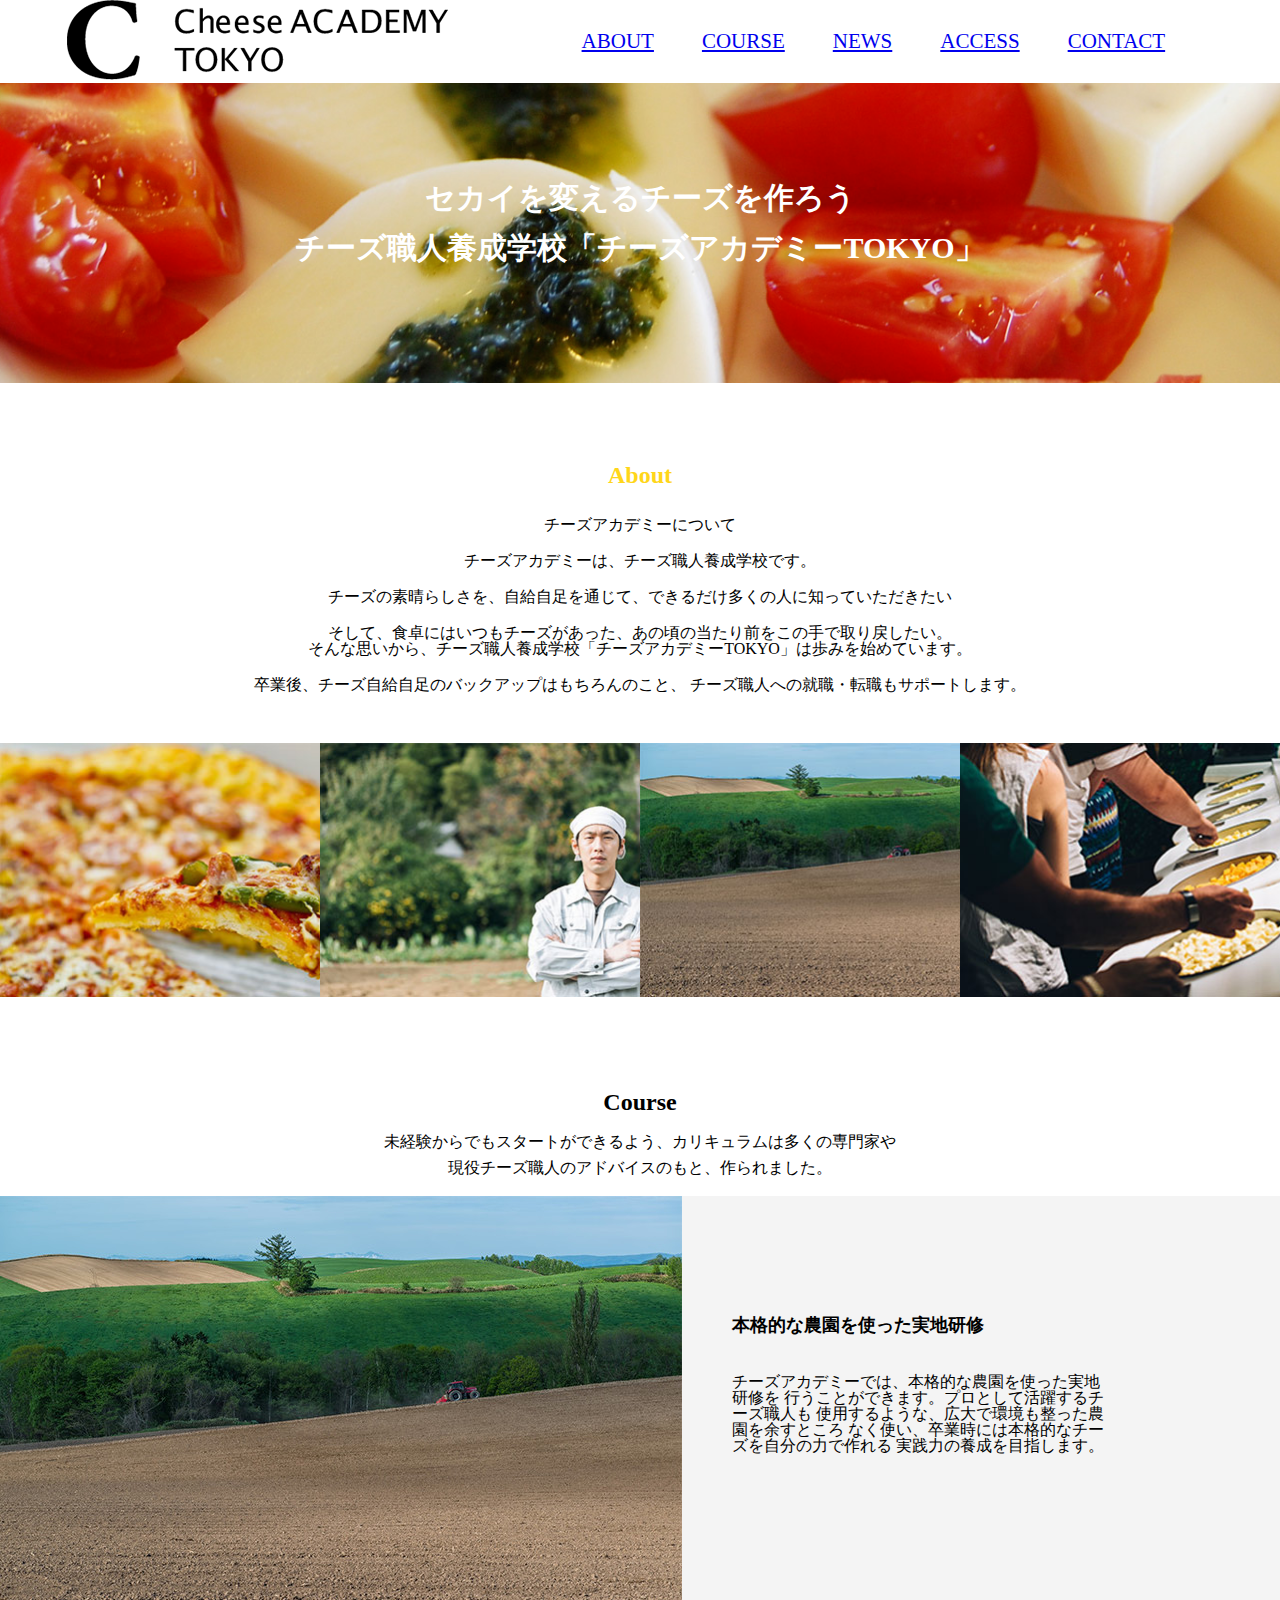
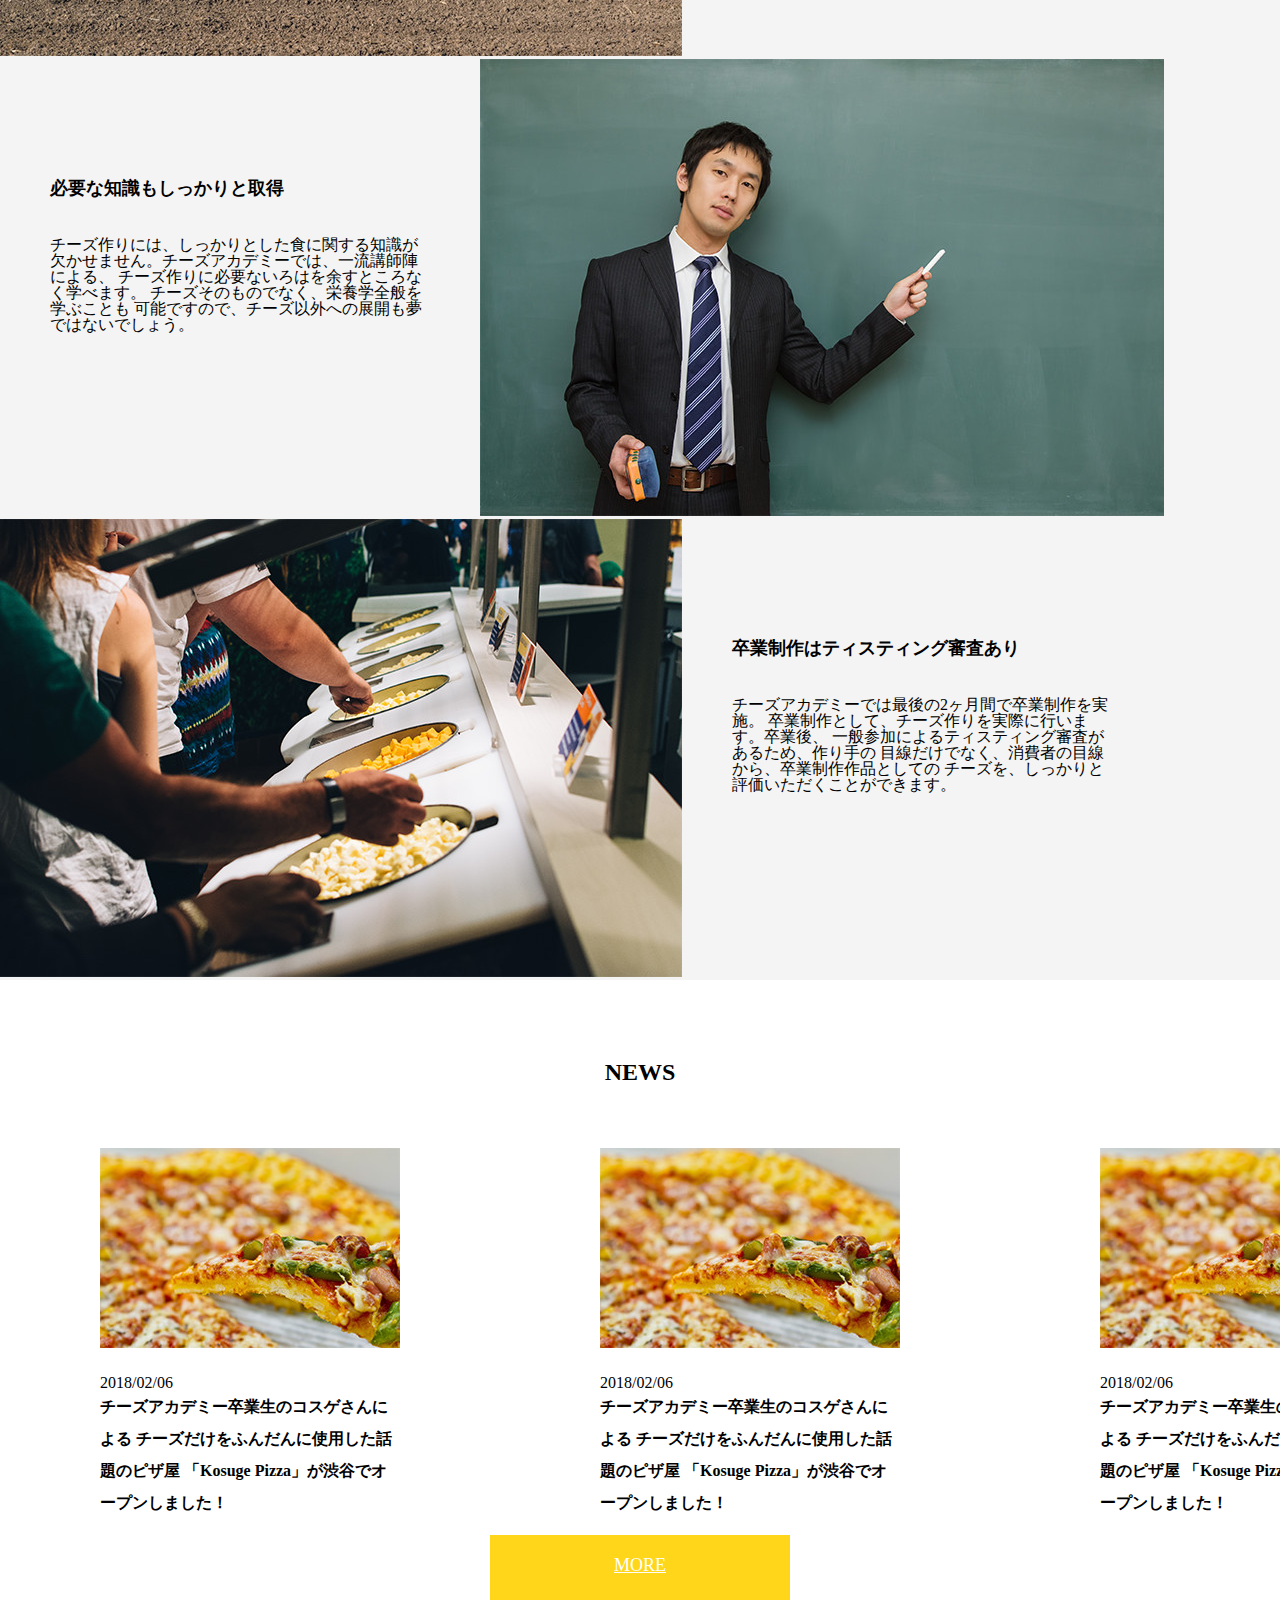
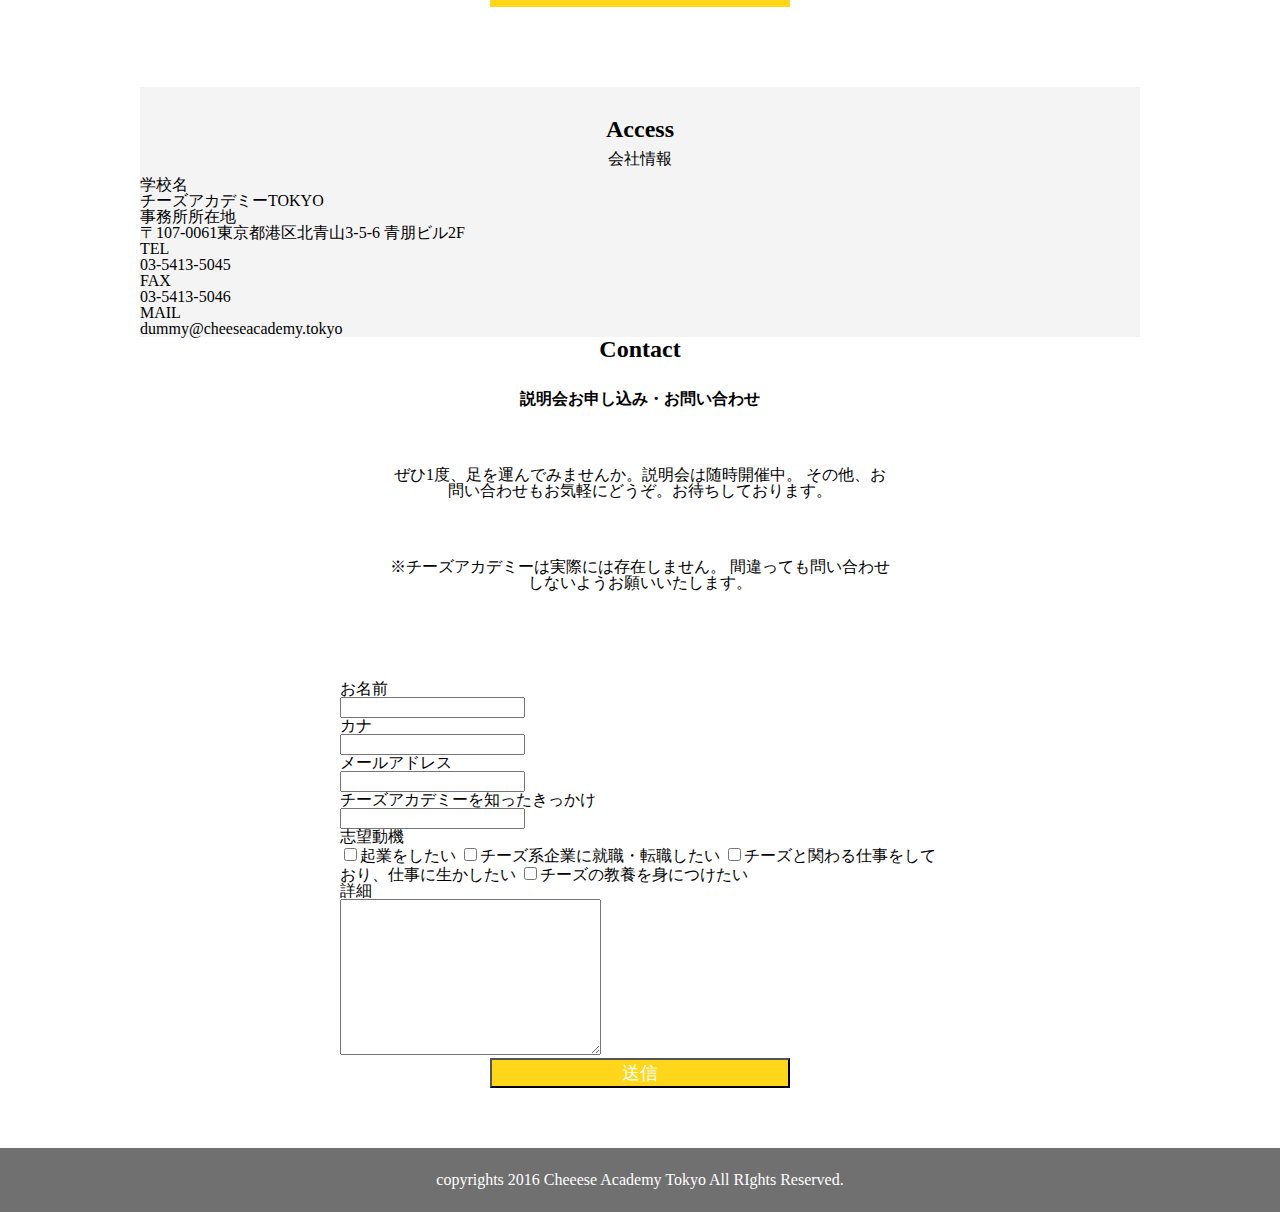
<file: html_ogasawara_05/index.html>
<!DOCTYPE html>
<html lang="ja">
<!-- 最初の設定は終わっています　必要な方は触ってください -->

<head>
  
  <meta charset="UTF-8">
  <meta name="viewport" content="width=device-width, initial-scale=1.0">
  <meta http-equiv="X-UA-Compatible" content="ie=edge">
  <title>チーズアカデミー</title>
  <link rel="stylesheet" href="css/reset.css">
  <link rel="stylesheet" href="css/style.css">
</head>
<!-- 最初の設定は終わっています　必要な方は触ってください -->

<body>
  <!-- この中に記述していく -->
  <!-- ここから下にコードを書く -->
  <!-- サイトを作成するために必要なテキストをあらかじめ用意してあります。
こちらを必要な箇所にコピー&ペーストを行って作成するようにしてください。 -->

<!-- ■ヘッダー -->
<header class="header">
  <h1 class="logo"><img src="img/header_logo.png" alt="チーズアカデミーロゴ"></h1>
    <nav>
      <ul class="header__nav">
          <li><a href="#ABOUT">ABOUT</a></li>
          <li><a href="#COURSE">COURSE</a></li>
          <li><a href="#NEWS">NEWS</a></li>
          <li><a href="#ACCESS">ACCESS</a></li>
          <li><a href="#CONTACT">CONTACT</a></li>
      </ul>
    </nav>
  </header>

  <main>
<!-- ■メインビジュアル -->
<div class='mainvisual'>
    <h2 class='mainvisual__title'>セカイを変えるチーズを作ろう</h2>
    <p class='mainvisual__subtitle'>チーズ職人養成学校「チーズアカデミーTOKYO」</p>
</div>
  <!-- <img src="img/mainbg.png" alt="チーズアカデミーメイン画像"> -->

      
<!-- about部分 -->

    <section id="ABOUT" class="wrapper">
    <div class="about">  
      <h3 class="about__title">About</h3>
      <p class="about__subtitle">チーズアカデミーについて</p>
      <p class="about__text">チーズアカデミーは、チーズ職人養成学校です。</p>
      <p class="about__text">チーズの素晴らしさを、自給自足を通じて、できるだけ多くの人に知っていただきたい</p>
      そして、食卓にはいつもチーズがあった、あの頃の当たり前をこの手で取り戻したい。</p>
      <p class="about__text">そんな思いから、チーズ職人養成学校「チーズアカデミーTOKYO」は歩みを始めています。</p>
      <p class="about__text">卒業後、チーズ自給自足のバックアップはもちろんのこと、
      チーズ職人への就職・転職もサポートします。</p>
    </div>
      
    <div class="imgBox">
       <p><img src="img/about_04.jpg" alt="ピザ"></p>
       <p><img src="img/about_03.jpg" alt="職人"></p>
       <p><img src="img/about_02.jpg" alt="畑"></p>
       <p><img src="img/about_01.jpg" alt="チーズ"></p>
  
      
    </div>
    </section>

    <!-- ----COURSE------------ -->

    <section id="COURSE" class="course">
        <h2 class="course__title text-center">Course</h2>
          <p class="course__subtitle text-center">
            未経験からでもスタートができるよう、カリキュラムは多くの専門家や</p>
          <p class="course__subtitle2 text-center">
            現役チーズ職人のアドバイスのもと、作られました。</p>
          <li class="course__item1">
          <div class="course__gazou">
            <img src="img/course_01.jpg" alt="">
        </div>
        <div class="course__text1">
            <h3 class="course__texttitle1 text-center">
              本格的な農園を使った実地研修</h3>
            <p class="course__eyecatch text-center">
              チーズアカデミーでは、本格的な農園を使った実地研修を
            行うことができます。プロとして活躍するチーズ職人も
            使用するような、広大で環境も整った農園を余すところ
            なく使い、卒業時には本格的なチーズを自分の力で作れる
            実践力の養成を目指します。</p>
          </div> 
        </li>

        <li class="course__item1">

          <div class="course__text1">
              <h3 class="course__texttitle1 text-center">
                必要な知識もしっかりと取得</h3>
              <p class="course__eyecatch text-center">
                チーズ作りには、しっかりとした食に関する知識が
                欠かせません。チーズアカデミーでは、一流講師陣による、
                チーズ作りに必要ないろはを余すところなく学べます。
                チーズそのものでなく、栄養学全般を学ぶことも
                可能ですので、チーズ以外への展開も夢ではないでしょう。</p>
          </div> 
          <div class="course__gazou2">
              <img src="img/course_02.jpg" alt="">
         </div>
            </li>
            
            <li class="course__item1">

          <div class="course__gazou3">
                <img src="img/course_03.jpg" alt="">
          </div>
        
         <div class="course__text1">
            <h3 class="course__texttitle1 text-center">
              卒業制作はティスティング審査あり</h3>
            <p class="course__eyecatch text-center">
              チーズアカデミーでは最後の2ヶ月間で卒業制作を実施。
              卒業制作として、チーズ作りを実際に行います。卒業後、
              一般参加によるティスティング審査があるため、作り手の
              目線だけでなく、消費者の目線から、卒業制作作品としての
              チーズを、しっかりと評価いただくことができます。</p>
         </div> 
        </li>    
    </section>

    <!-- ここからNEWS -->
    <section id="NEWS" class="news">
      <div class="wrapper2">
          <h2 class="news__title text-center">NEWS</h2>
          

          <ul class="news__list">
              <li class="news__item">
                   <div class="news__eyecatch">
                      <img src="img/news_img.jpg" alt="ピザ">
                   </div>
                   <div class="news__contents">
                    <p>2018/02/06</p>
                      <h3 class="news__heading">チーズアカデミー卒業生のコスゲさんによる
                        チーズだけをふんだんに使用した話題のピザ屋
                        「Kosuge Pizza」が渋谷でオープンしました！</h3>
                      
                  </div>
              </li>
              
              <li class="news__item">
                <div class="news__eyecatch">
                  <img src="img/news_img.jpg" alt="ピザ">
               </div>
               <div class="news__contents">
                <p>2018/02/06</p>
                  <h3 class="news__heading">チーズアカデミー卒業生のコスゲさんによる
                    チーズだけをふんだんに使用した話題のピザ屋
                    「Kosuge Pizza」が渋谷でオープンしました！</h3>
                 
                  </div>
                  
              </li>

              <li class="news__item">
                <div class="news__eyecatch">
                  <img src="img/news_img.jpg" alt="ピザ">
               </div>
               <div class="news__contents">
                <p>2018/02/06</p>
                  <h3 class="news__heading">チーズアカデミー卒業生のコスゲさんによる
                    チーズだけをふんだんに使用した話題のピザ屋
                    「Kosuge Pizza」が渋谷でオープンしました！</h3>
                  </div>
              </li>
          </ul>
          <a href="#" target="_blank" class="btn">MORE</a>
      </div>
      
  </section>


    <!-- <section id="NEWS" class="news">
     <div class="wrapper__news">
      <h2 class="news__title text-center">NEWS</h2>
     
     <h3>ニュース</h3>

     <ul class="news__list=">
       <li class="news__item">
        <div class="news__eyecatch">
        <img src="img/news_img.jpg" alt="ピザ">
        </div>
        <div class="news__contents">
        <p>2016/11/18</p>
        <p class="news__heading">チーズアカデミー卒業生のコスゲさんによる
          チーズだけをふんだんに使用した話題のピザ屋
          「Kosuge Pizza」が渋谷でオープンしました！
        </div>
      </li>>
      
      <li class="news__item">
        <div class="news__eyecatch">
        <img src="img/news_img.jpg" alt="ピザ">
        </div>
        <div class="news__contents">
        <p>2016/11/18</p>
        <p class="news__heading">チーズアカデミー卒業生のコスゲさんによる
          チーズだけをふんだんに使用した話題のピザ屋
          「Kosuge Pizza」が渋谷でオープンしました！
        </div>
      </li>

      <li class="news__item">
        <div class="news__eyecatch">
        <img src="img/news_img.jpg" alt="ピザ">
        </div>
        <div class="news__contents">
        <p>2016/11/18</p>
        <p class="news__heading">チーズアカデミー卒業生のコスゲさんによる
          チーズだけをふんだんに使用した話題のピザ屋
          「Kosuge Pizza」が渋谷でオープンしました！
        </div>
      </li>
      </ul>
      <a href="#" target="_blank" class="btn">More</a>
    </div> -->

    </section>

    <section id="ACCESS">
      <div class="accesswrap">
      <h2 class="access__title">Access</h2>
      <h3 class="access__subtitle">会社情報</h3>
      <dl>
        <dt>学校名</dt>
        <dd>チーズアカデミーTOKYO</dd>
        <dt>事務所所在地</dt>
        <dd>〒107-0061東京都港区北青山3-5-6 青朋ビル2F</dd>
        <dt>TEL</dt>
        <dd>03-5413-5045</dd>
        <dt>FAX</dt>
        <dd>03-5413-5046</dd>
        <dt>MAIL</dt>
        <dd>dummy@cheeseacademy.tokyo</dd>
    </dl></div>      
    </section>

    <!-- CONTACT -->

    <section id="CONTACT">
    <div class="contact">
      <h2 class="contact__title">Contact</h2>

      <h3 class="contact__subtitle">説明会お申し込み・お問い合わせ</h3>


      <p class="contact__text">ぜひ1度、足を運んでみませんか。説明会は随時開催中。
      その他、お問い合わせもお気軽にどうぞ。お待ちしております。</p>


      <p class="contact__subtext">※チーズアカデミーは実際には存在しません。
      間違っても問い合わせしないようお願いいたします。</p>

    </div>

      <!-- formBOX -->
      
      <form action="#" method="POST">
        <div class="formbox">
          <dl class="frame">
              <dt class="form__text">お名前</dt>
              <dd class="form__item"><input type="text"></dd>
          </dl>
          <dl class="frame">  
            <dt class="form__text">カナ</dt>
            <dd class="form__item"><input type="text"></dd>
          </dl class="frame">
              <dt class="form__text">メールアドレス</dt>
              <dd class="form__item"><input type="text"></dd>
          </dl>
          <dl class="frame">
          <dt class="form__text">チーズアカデミーを知ったきっかけ </dt>
          <dd class="form__item"><input type="text"></dd>
         </dl>
         <dl class="frame">
          <dt class="form__text">志望動機</dt>
              <dd>
                 <span><input type="checkbox" name="kind" id="">起業をしたい</span>
                 
                 <span><input type="checkbox" name="kind" id="">チーズ系企業に就職・転職したい</span>
                 
                 <span><input type="checkbox" name="kind" id="">チーズと関わる仕事をしており、仕事に生かしたい</span>
                 
                 <span><input type="checkbox" name="kind" id="">チーズの教養を身につけたい</span>
              </dd>
            </dl>
            <dl>
              <dt class="form__text">詳細</dt>
              <dd>
                  <textarea name="detail" id="detail" cols="30" rows="10"></textarea>
              </dd>
          </dl>
          <input type="submit" value="送信" class="submit">
        </div>
      </form>    

  </section>

 </main>      

 <footer class="footer text-center">
  <small class="copyrights">copyrights 2016 Cheeese Academy Tokyo All RIghts Reserved.</small></footer>


  <!-- ここから上にコードを書く -->
  <!-- この中に記述していく -->
  <script src="https://code.jquery.com/jquery-3.2.1.min.js"></script>
  <script src="js/main.js"></script>
</body>

</html>

<!-- 
・google検索
・SNS
・紹介
・たまたま通りかかった 
・その他    -->
</file>
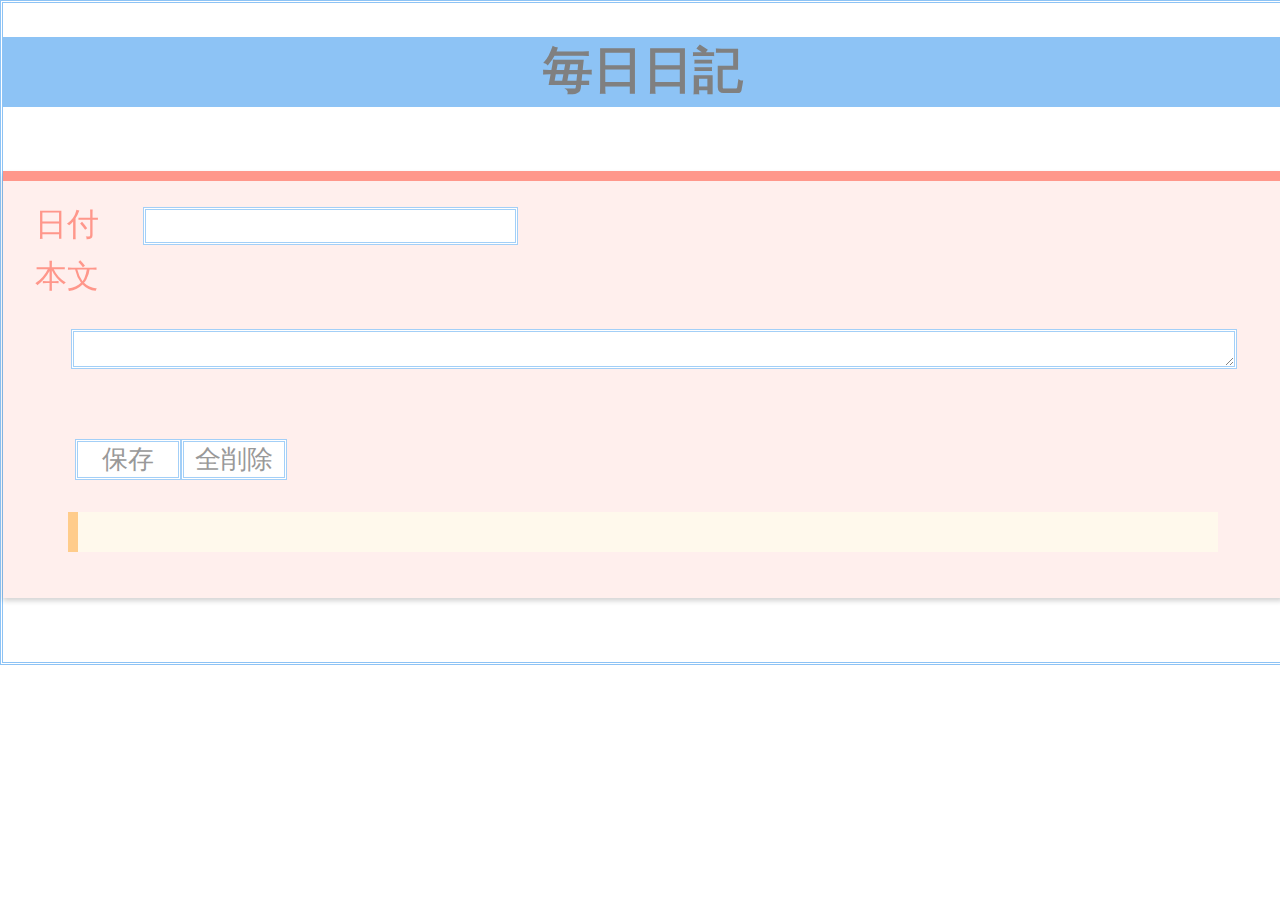
<file: js02_ogasawara_05/index.html>
<!DOCTYPE html>
<html>
  <head>
    <meta charset="UTF-8" />
    <title>myMemoPad</title>
    <script src="js/jquery-2.1.3.min.js"></script>

    <link rel="stylesheet" href="css/style.css" />
  </head>

  <body>
    <!--タイトル  -->
    <header>
      <h1 class="title">毎日日記</h1>
    </header>

 <main style="display: none;">
    <div class="input_box">
     <!-- 日記の日付入力欄 -->
      <span>日付</span>
      <input type="text" id="key" />
     </dv>
    
      <!-- 日付と入力欄横並び -->
      <div class="box">
      <span>本文</span>
      <textarea id="memo"></textarea>
      <ul>
        <li id="save">保存</li>
        <li id="clear">全削除</li>
        <!-- <li id="yclear">前日削除</li> -->
      </ul>
    </div>
        <div class="container">
        <ul class="list_box1">
        <li id="list"></li>
        </ul>
    </main>


      <script src="js/memo.js"></script>
  </body>
</html>
</file>
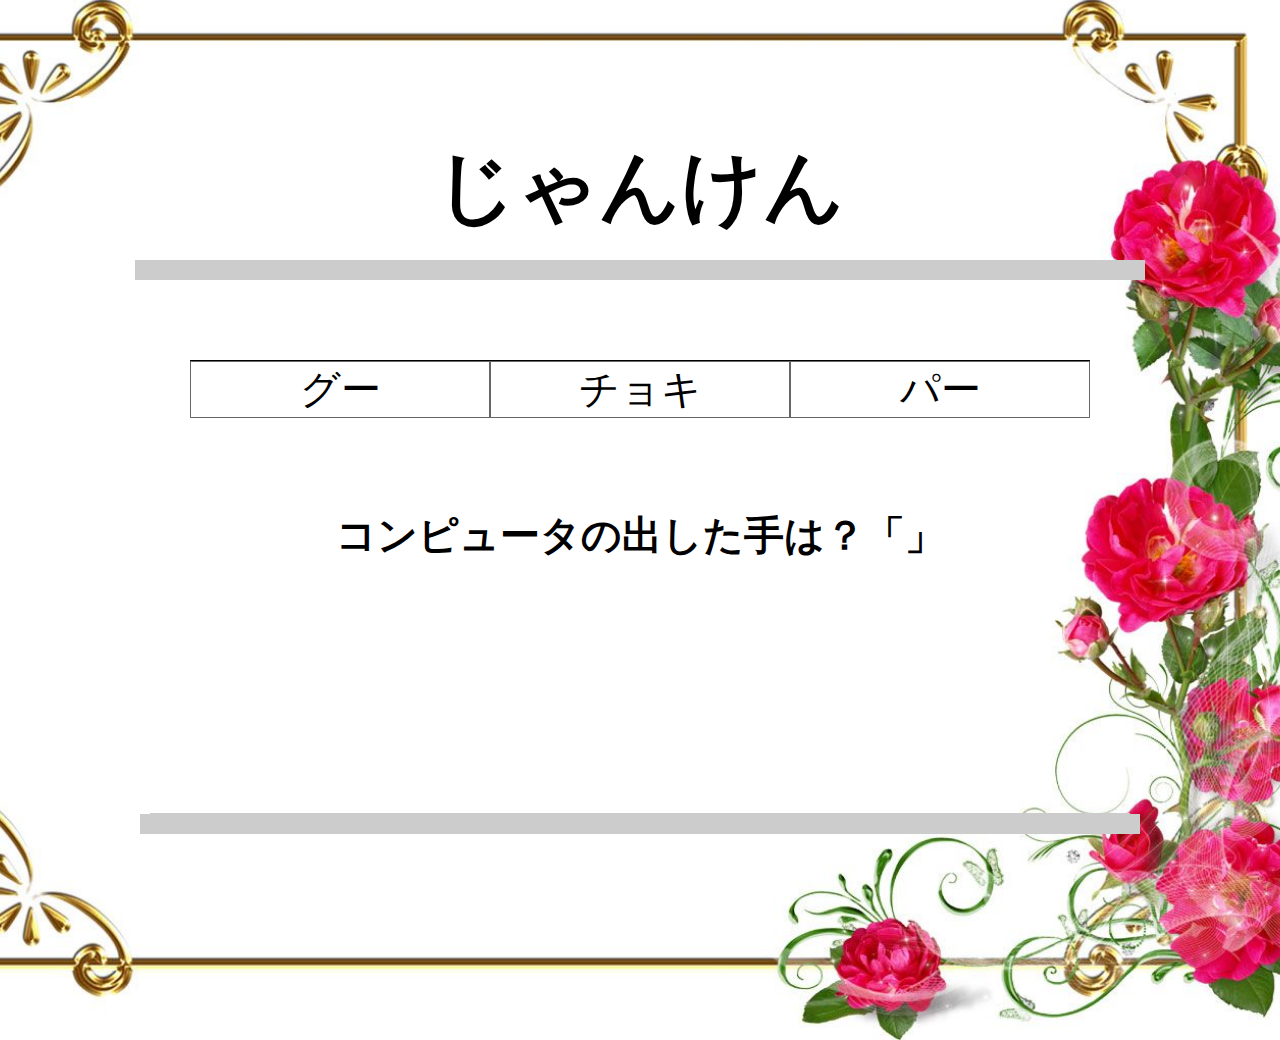
<file: js01_ogasawara_05/janken_tpl.html>
<!DOCTYPE html>
<html>
  <head>
    <meta charset="utf-8" />
    <meta name="viewport" content="width=device-width" />
    <script src="js/jquery-2.1.3.min.js"></script>
    <link rel="stylesheet" href="css/style.css" />
    <title>じゃんけん</title>
  </head>

  <body>
    <header>
      <h1>じゃんけん</h1>
    </header>

    <main>
      <ul>
        <li id="gu_btn">グー</li>
        <li id="cho_btn">チョキ</li>
        <li id="par_btn">パー</li>
      </ul>
      <div>コンピュータの出した手は？「<span id="pc_hands"></span>」</div>
      <div id="judgment"></div>
    </main>

    <footer></footer>
    <!-- この↑に記述 -->
    <script src="js/janken.js"></script>
  </body>
</html>
</file>
<file: html_ogasawara_05/css/style.css>
/* ここから下に記載していく */

html{
    font-size: 16px;
}

body{
    columns: #333333;
    font-size: 16px;
    }

.text-center{
    text-align: center;
}

.header{
    display:flex;
    justify-content: space-around;
    align-items: center;
    width:auto;
}

ul.header__nav{
    display:flex;
    font-size: 21px;
}

.header__nav li{
    margin-right:48px;
}
/* mainvisual */

.mainvisual{
    height: 300px;
    background-image: url("../img/mainbg.png");
    background-position: center;
    background-size: cover;
    background-repeat: no-repeat;
    width:auto;

}
/* 世界を変えるチーズを作ろう */

.mainvisual__title{
    font-size: 30px;
    color: white;
    font-weight: bold;
    text-align:center;
    padding-top:100px;

}

/* チーズ職人養成学校 */
.mainvisual__subtitle{
    font-size: 30px;
    color: white;
    font-weight: bold;
    text-align: center;
    padding-top: 20px;
}

/* --------about以下 --------*/

.wrapper{
    padding: 30px 0;
    
    margin: auto;
}


.about{
    text-align: center;
    margin: 50px 0;    
    }


.about__title{
    font-size: 24px;
    font-weight: bold;
    color: #ffd61a;
    margin-bottom: 30px;

}

.about__subtitle{
      margin-bottom:20px;
      font-size: 16px;
}

.about__text{
    margin-bottom: 20px;
}

    
/* 写真のコーナー */

.imgBox{
    display:flex;
}

.imgBox p img{
    width:120%;
}


/* ここからコース の項目*/

.course{
    padding:60px 0 0;
    width: auto;
    
}

.course__title{
    font-weight: bold;
    text-align: center;
    font-size: 24px;
}

.course__subtitle{
    text-align: center;
    margin: 20px 0 10px;    
}
.course__subtitle2{
    margin: 0 0 20px;
}

.course__item1{
    display: flex;
    background-color:#f4f4f4; 
}

.course__text1{
    width: 480px;
}

.course__texttitle1{
    font-weight: bold;
    margin: 120px 50px 40px;
    font-size: 18px;
    text-align: left;

}
.course__eyecatch{
    text-align: left;
    margin: 0 50px 0;
    
}


/* -----NEWS---------- */

.wrapper2{
    width:auto;
    margin:auto;
}

.news{
    padding:80px 0;
    /* background-color: #f4f4f4; */
}

.news__list{
    display: flex;
    text-align: center;
}

.news__item{
    width: 100%;
    
}


.news__title{
    margin: 0 0 64px;
    font-size: 24px;
    font-weight:bold;
}


.news__eyecatch{
    margin: 0 0 24px;
    align-items: center;

}

.news__contents{
    padding: 0 100px;
    width:300px;
    text-align: left;
}

.news__heading{
    margin: 0 0 16px;
    font-weight: bold;
    line-height: 2;
    text-align:left;
    
}


.btn{
    display: block;
    width: 300px;
    height: 30px;
    margin: auto;
    padding: 21px 0;
    background-color: #ffd61a;
    color: #fff;
    font-size:18px ;
    text-align: center;
}


/*ACCESS  */

.accesswrap{
    background-color:#f4f4f4 ;
    width: 1000px;
    align-items: center;
    margin: auto;

}
    .access__title{
        text-align:center;
        font-weight: bold;
        padding: 30px 0 0;
        font-size:24px;}

    .access__subtitle{
        text-align: center;
        margin: 10px;
    }    
    

/* ----------------CONTACT------------- */
.contact{
    width: 560px;
    text-align: center;
    margin: auto;
}



.contact__title{ 
    font-weight: bold;
    text-align: center;
    font-size: 24px;
}

.contact__subtitle{
    padding:30px;
    text-align: center;
    font-weight: bold;
}

.contact__text{
    text-align: center;
    padding: 30px;
}

.contact__subtext{
    text-align: center;
    padding: 30px;
}


.formbox{
    align-content:center;
    width: 600px;
    padding:60px;
    margin:auto;
}

.form__text{
    width:500px;
    text-align:left;}

.frame{
    display: flex;
    flex-wrap: wrap;
}


    
.span{
    display: flex;
}

.submit{
    display: block;
    width: 300px;
    height: 30px;
    margin: auto;
    background-color: #ffd61a;
    color: #fff;
    font-size:18px ;
    text-align: center;
}

/* コピーライト */

.footer{
    padding: 24px 0;
    background-color: #707070;
}
.copyrights{
    color: #fff;
}
</file>
<file: js02_ogasawara_05/css/style.css>
body {
  margin: 0;
  padding: 0;
  text-align: left;
  font-size: 32px;
  width: 100%;
  border: double 3px #8dc3f5;
}

header {
  background-color: #8dc3f5;
  border-bottom: 1px;
  text-align: center;
  height: 70px;
}

h1 {
  font-size: 50px;
  color: #808080;
}

main {
  width: 100%;
  display: block;
  /* position: relative; */
  /* border: solid 3px blue; */
}

/* お試しテンプレート */
.input_box {
  padding: 0.5em 1em;
  margin: 2em 0;
  color: #ff7d6e;
  background: #ffebe9;
  border-top: solid 10px #ff7d6e;
  box-shadow: 0 3px 5px rgba(0, 0, 0, 0.22);
}
.list_box1 {
  /* padding: 0.5em 1em;
  /* margin: 2em 0; */
  /* color: #232323;
  background: #fff8e8;  */
  margin: 30px auto;
  padding: 20px;
  background: #fff8e8;
  color: #232323;
  border-left: solid 10px #ffc06e;
  width: 1100px;
  height: 100%;
}

footer {
  background-color: #fff;
  border-bottom: 1px solid #ccc;
  text-align: center;
}

p {
  font-size: 200%;
  text-align: center;
  /* border-bottom: 1px solid #fff; */
  height: 200px;
}

#save {
  /* padding: 10px; */
  /* border-top: 1px solid #000000; */
  display: table;
  /* 定義 */
  table-layout: fixed;
  width: 100px;
  font-size: 80%;
  /* margin: auto; */
  text-align: center;
  border: double 3px #8dc3f5;
}

#clear {
  /* padding: 10px; */
  /* border-top: 1px solid #000000; */
  display: table;
  /* 定義 */
  table-layout: fixed;
  width: 100px;
  font-size: 80%;
  /* margin: auto; */
  text-align: center;
  border: double 3px #8dc3f5;
}

#yclear {
  /* padding: 10px; */
  /* border-top: 1px solid #000000; */
  display: table;
  /* 定義 */
  table-layout: fixed;
  width: 150px;
  font-size: 80%;
  /* margin: auto; */
  text-align: center;
  border: double 3px #8dc3f5;
}

ul {
  display: flex;
}

li {
  list-style-type: none;
  /* border: 1px solid #8dc3f5; */
  background-color: #fff;
  /* display: table-cell; */
  width: 100%;
  /* 定義 */
  cursor: pointer;
  color: #808080;
}

li:hover {
  background: #8dc3f5;
  color: #fff;
}

#memo {
  margin: 30px 3%;
  width: 95%;
  height: 30px;
  font-size: 80%;
  background-color: #fff;
  border: double 3px #8dc3f5;
}

#key {
  margin: 10px 3%;
  width: 30%;
  font-size: 80%;
  background-color: #fff;
  border: double 3px #8dc3f5;
  height: 30px;
}
</file>
<file: js01_ogasawara_05/css/style.css>
body {
  margin: 0;
  padding: 0;
  text-align: center;
  font-size: 40px;
  background-image: url("../img/img00.jpg");
  background-size: cover;
  background-repeat: no-repeat;
  background-position: center bottom;
  margin: 0 auto;
  width: 100%;
  height: 1040px;
  max-width: 100%;
}

header {
  border-bottom: 20px solid #ccc;
  text-align: center;
  width: 850px;
  height: 100px;
  margin: auto;
  padding: 80px;
}

main {
  border-bottom: 1px solid #ccc;
  width: 900px;
  text-align: center;
  margin: auto;
  padding: 40px;
}

div {
  font-weight: bold;
  padding: 50px;
  font-size: 40px;
}
div#judgment {
  padding: 80px;
  font-size: 80px;
  color: crimson;
}
footer {
  background-color: #fff;
  border-bottom: 20px solid #ccc;
  text-align: center;
  width: 1000px;
  margin: auto;
}
p {
  font-size: 200%;
  text-align: center;
  border-bottom: 1px solid #fff;
  height: 200px;
}
ul {
  padding: 0;
  border-top: 1px solid #000000;
  display: table; /* 定義 */
  table-layout: fixed;
  width: 100%;
}
li {
  list-style-type: none;
  border: 1px solid #666;
  background-color: #fff;
  display: table-cell; /* 定義 */
  cursor: pointer;
}
li:hover {
  background: #0066cc;
  color: #fff;
}
</file>
